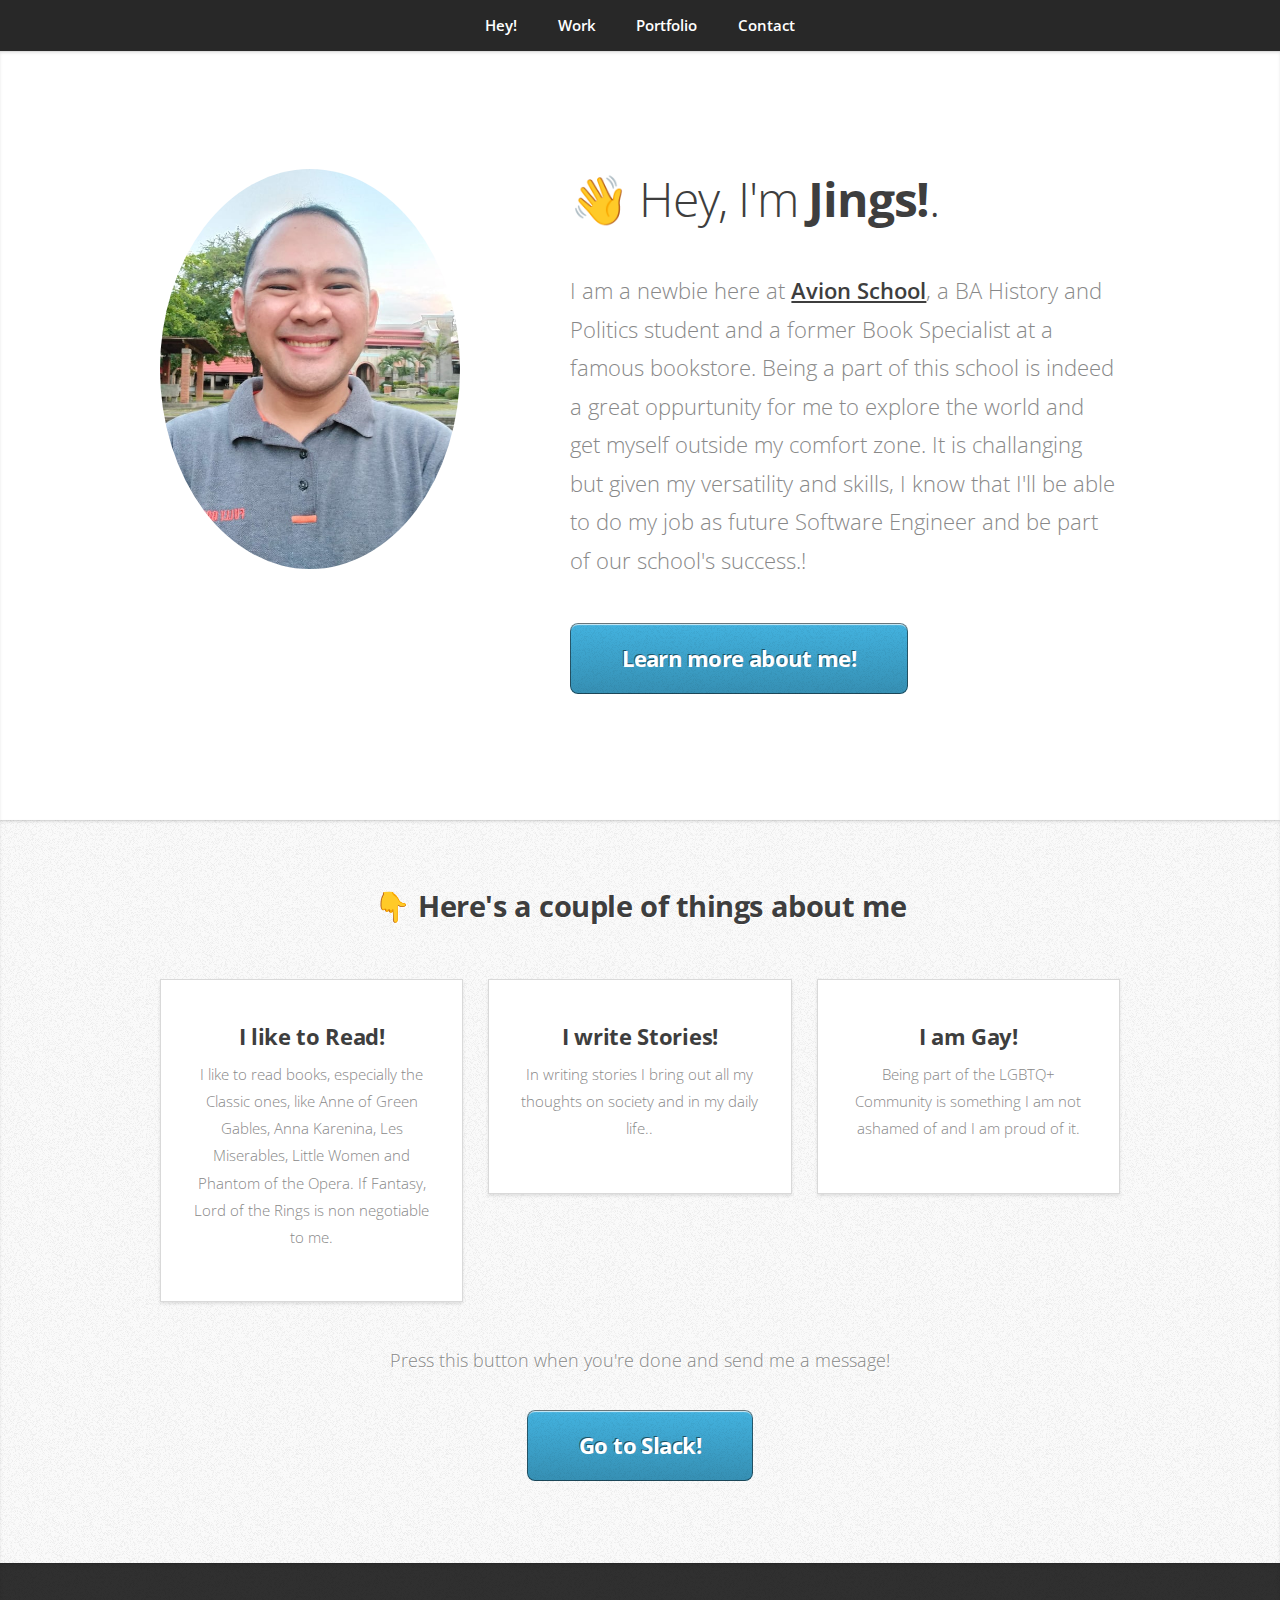
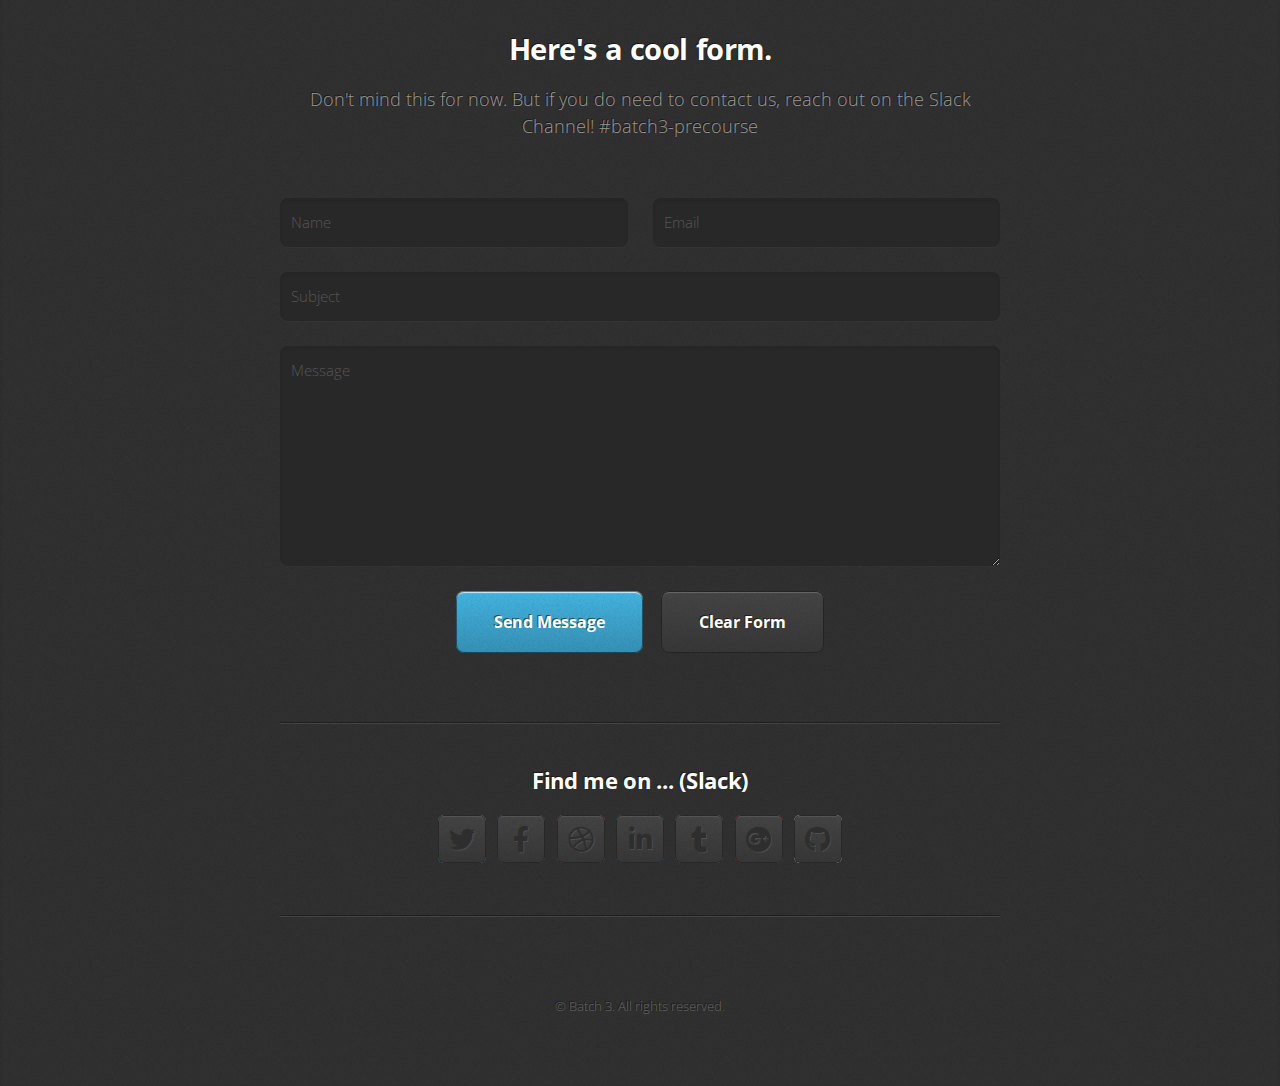
<file: index.html>
<!DOCTYPE HTML>

<html>
	<head>
		<title>Avion School Exercise</title>
		<meta charset="utf-8" />
		<meta name="viewport" content="width=device-width, initial-scale=1, user-scalable=no" />
		<link rel="stylesheet" href="assets/css/main.css" />
	</head>
	<body class="is-preload">

		<!-- Nav -->
			<nav id="nav">
				<ul class="container">
					<li><a href="#top">Hey!</a></li>
					<li><a href="#work">Work</a></li>
					<li><a href="#portfolio">Portfolio</a></li>
					<li><a href="#contact">Contact</a></li>
				</ul>
			</nav>

		<!-- Home -->
			<article id="top" class="wrapper style1">
				<div class="container">
					<div class="row">
						<div class="col-4 col-5-large col-12-medium">
							<span class=""><img src="images/Jings19.jpg" alt="" style="width: 300px; border-radius: 300%;" /></span>
						</div>
						<div class="col-8 col-7-large col-12-medium">
							<header>
								<h1>👋 Hey, I'm <strong>Jings!</strong>.</h1>
							</header>
							<p>I am a newbie here at <strong><a href="http://avionschool.com">Avion School</a></strong>, a BA History and Politics student and a former Book Specialist at a famous bookstore. Being a part of this school is indeed a great oppurtunity for me to explore the world and get myself outside my comfort zone. It is challanging but given my versatility and skills, I know that I'll be able to do my job as future Software Engineer and be part of our school's success.!</p>
							<a href="#work" class="button large scrolly">Learn more about me!</a>
						</div>
					</div>
				</div>
			</article>

		<!-- Work -->
			<article id="work" class="wrapper style2">
				<div class="container">
					<header>
						<h2>👇 Here's a couple of things about me</h2>
						<p></p>
					</header>
					<div class="row aln-center">
						<div class="col-4 col-6-medium col-12-small">
							<section class="box style1">
								<h3>I like to Read!</h3>
								<p>I like to read books, especially the Classic ones, like Anne of Green Gables, Anna Karenina, Les Miserables, Little Women and Phantom of the Opera. If Fantasy, Lord of the Rings is non negotiable to me.</p>
							</section>
						</div>
						<div class="col-4 col-6-medium col-12-small">
							<section class="box style1">
								<h3>I write Stories!</h3>
								<p>In writing stories I bring out all my thoughts on society and in my daily life..</p>
							</section>
						</div>
						<div class="col-4 col-6-medium col-12-small">
							<section class="box style1">
								<h3>I am Gay!</h3>
								<p>Being part of the LGBTQ+ Community is something I am not ashamed of and I am proud of it.</p>
							</section>
						</div>
					</div>
					<footer>
						<p>Press this button when you're done and send me a message!</p>
						<a href="https://avionschool.slack.com/" class="button large scrolly">Go to Slack!</a>
					</footer>
				</div>
			</article>

		<!-- Contact -->
			<article id="contact" class="wrapper style4">
				<div class="container medium">
					<header>
						<h2>Here's a cool form.</h2>
						<p>Don't mind this for now. But if you do need to contact us, reach out on the Slack Channel! #batch3-precourse</p>
					</header>
					<div class="row">
						<div class="col-12">
							<form method="post" action="#">
								<div class="row">
									<div class="col-6 col-12-small">
										<input type="text" name="name" id="name" placeholder="Name" />
									</div>
									<div class="col-6 col-12-small">
										<input type="text" name="email" id="email" placeholder="Email" />
									</div>
									<div class="col-12">
										<input type="text" name="subject" id="subject" placeholder="Subject" />
									</div>
									<div class="col-12">
										<textarea name="message" id="message" placeholder="Message"></textarea>
									</div>
									<div class="col-12">
										<ul class="actions">
											<li><input type="submit" value="Send Message" /></li>
											<li><input type="reset" value="Clear Form" class="alt" /></li>
										</ul>
									</div>
								</div>
							</form>
						</div>
						<div class="col-12">
							<hr />
							<h3>Find me on ... (Slack) </h3>
							<ul class="social">
								<li><a href="#" class="icon brands fa-twitter"><span class="label">Twitter</span></a></li>
								<li><a href="#" class="icon brands fa-facebook-f"><span class="label">Facebook</span></a></li>
								<li><a href="#" class="icon brands fa-dribbble"><span class="label">Dribbble</span></a></li>
								<li><a href="#" class="icon brands fa-linkedin-in"><span class="label">LinkedIn</span></a></li>
								<li><a href="#" class="icon brands fa-tumblr"><span class="label">Tumblr</span></a></li>
								<li><a href="#" class="icon brands fa-google-plus"><span class="label">Google+</span></a></li>
								<li><a href="#" class="icon brands fa-github"><span class="label">Github</span></a></li>
								<!--
								<li><a href="#" class="icon solid fa-rss"><span>RSS</span></a></li>
								<li><a href="#" class="icon brands fa-instagram"><span>Instagram</span></a></li>
								<li><a href="#" class="icon brands fa-foursquare"><span>Foursquare</span></a></li>
								<li><a href="#" class="icon brands fa-skype"><span>Skype</span></a></li>
								<li><a href="#" class="icon brands fa-soundcloud"><span>Soundcloud</span></a></li>
								<li><a href="#" class="icon brands fa-youtube"><span>YouTube</span></a></li>
								<li><a href="#" class="icon brands fa-blogger"><span>Blogger</span></a></li>
								<li><a href="#" class="icon brands fa-flickr"><span>Flickr</span></a></li>
								<li><a href="#" class="icon brands fa-vimeo"><span>Vimeo</span></a></li>
								-->
							</ul>
							<hr />
						</div>
					</div>
					<footer>
						<ul id="copyright">
							<li>&copy; Batch 3. All rights reserved.</li>
						</ul>
					</footer>
				</div>
			</article>

		<!-- Scripts -->
			<script src="assets/js/jquery.min.js"></script>
			<script src="assets/js/jquery.scrolly.min.js"></script>
			<script src="assets/js/browser.min.js"></script>
			<script src="assets/js/breakpoints.min.js"></script>
			<script src="assets/js/util.js"></script>
			<script src="assets/js/main.js"></script>

	</body>
</html>
</file>
<file: assets/css/main.css>
@import url("https://fonts.googleapis.com/css?family=Open+Sans:300,300italic,600,600italic,700");
@import url("fontawesome-all.min.css");

/*
	Miniport by HTML5 UP
	html5up.net | @ajlkn
	Free for personal and commercial use under the CCA 3.0 license (html5up.net/license)
*/

html, body, div, span, applet, object,
iframe, h1, h2, h3, h4, h5, h6, p, blockquote,
pre, a, abbr, acronym, address, big, cite,
code, del, dfn, em, img, ins, kbd, q, s, samp,
small, strike, strong, sub, sup, tt, var, b,
u, i, center, dl, dt, dd, ol, ul, li, fieldset,
form, label, legend, table, caption, tbody,
tfoot, thead, tr, th, td, article, aside,
canvas, details, embed, figure, figcaption,
footer, header, hgroup, menu, nav, output, ruby,
section, summary, time, mark, audio, video {
	margin: 0;
	padding: 0;
	border: 0;
	font-size: 100%;
	font: inherit;
	vertical-align: baseline;}

article, aside, details, figcaption, figure,
footer, header, hgroup, menu, nav, section {
	display: block;}

body {
	line-height: 1;
}

ol, ul {
	list-style: none;
}

blockquote, q {
	quotes: none;
}

	blockquote:before, blockquote:after, q:before, q:after {
		content: '';
		content: none;
	}

table {
	border-collapse: collapse;
	border-spacing: 0;
}

body {
	-webkit-text-size-adjust: none;
}

mark {
	background-color: transparent;
	color: inherit;
}

input::-moz-focus-inner {
	border: 0;
	padding: 0;
}

input, select, textarea {
	-moz-appearance: none;
	-webkit-appearance: none;
	-ms-appearance: none;
	appearance: none;
}

/* Basic */

	html {
		box-sizing: border-box;
	}

	*, *:before, *:after {
		box-sizing: inherit;
	}

	body {
		padding-top: 3.5em;
	}

		body.is-preload *, body.is-preload *:before, body.is-preload *:after {
			-moz-animation: none !important;
			-webkit-animation: none !important;
			-ms-animation: none !important;
			animation: none !important;
			-moz-transition: none !important;
			-webkit-transition: none !important;
			-ms-transition: none !important;
			transition: none !important;
		}

	body, input, textarea, select {
		font-family: 'Open Sans', sans-serif;
		line-height: 1.85em;
		color: #888;
		font-weight: 300;
		font-size: 13pt;
	}

	a {
		-moz-transition: color .2s ease-in-out;
		-webkit-transition: color .2s ease-in-out;
		-ms-transition: color .2s ease-in-out;
		transition: color .2s ease-in-out;
		color: #43B3E0;
		text-decoration: underline;
	}

		a:hover {
			color: #43bff0 !important;
		}

		a img {
			border: 0;
		}

	b, strong {
		font-weight: 600;
		color: #3e3e3e;
	}

	i, em {
		font-style: italic;
	}

	sub {
		position: relative;
		top: 0.5em;
		font-size: 0.8em;
	}

	sup {
		position: relative;
		top: -0.5em;
		font-size: 0.8em;
	}

	blockquote {
		border-left: solid 0.75em #eee;
		padding: 1em 0 1em 1.5em;
		font-style: italic;
	}

	h1, h2, h3, h4, h5, h6 {
		color: #3e3e3e;
		margin: 0 0 0.75em 0;
	}

	h1 a, h2 a, h3 a, h4 a, h5 a, h6 a {
		text-decoration: none;
		color: inherit;
	}

	h2, h3, h4, h5, h6 {
		font-weight: 700;
	}

	h1 {
		font-size: 3.25em;
		letter-spacing: -0.025em;
		font-weight: 300;
	}

		h1 strong {
			font-weight: 700;
		}

	h2 {
		font-size: 2em;
		letter-spacing: -0.015em;
	}

	h3 {
		font-size: 1.5em;
		letter-spacing: -0.015em;
	}

	em, i {
		font-style: italic;
	}

	br.clear {
		clear: both;
	}

	hr {
		border: 0;
		border-top: solid 1px #444;
		border-top-color: rgba(0, 0, 0, 0.35);
		box-shadow: 0px 1px 0px 0px rgba(255, 255, 255, 0.1);
		height: 1px;
		margin: 3em 0;
	}

	p, ul, ol, dl, table {
		margin-bottom: 2em;
	}

	header {
		margin: 0 0 3em 0;
	}

		header > p {
			font-size: 1.25em;
			margin: 0;
		}

	footer {
		margin: 3em 0 0 0;
	}

		footer > p {
			font-size: 1.25em;
		}

/* Container */

	.container {
		margin: 0 auto;
		max-width: calc(100% - 50px);
		width: 1200px;
	}

		.container.medium {
			width: 900px;
		}

		@media screen and (max-width: 1680px) {

			.container {
				width: 1200px;
			}

				.container.medium {
					width: 900px;
				}

		}

		@media screen and (max-width: 1280px) {

			.container {
				width: 960px;
			}

				.container.medium {
					width: 720px;
				}

		}

		@media screen and (max-width: 980px) {

			.container {
				width: 100%;
			}

				.container.medium {
					width: 75%;
				}

		}

		@media screen and (max-width: 736px) {

			.container {
				width: 100%;
				max-width: calc(100% - 30px);
			}

				.container.medium {
					width: 100%;
				}

		}

/* Row */

	.row {
		display: flex;
		flex-wrap: wrap;
		box-sizing: border-box;
		align-items: stretch;
	}

		.row > * {
			box-sizing: border-box;
		}

		.row.gtr-uniform > * > :last-child {
			margin-bottom: 0;
		}

		.row.aln-left {
			justify-content: flex-start;
		}

		.row.aln-center {
			justify-content: center;
		}

		.row.aln-right {
			justify-content: flex-end;
		}

		.row.aln-top {
			align-items: flex-start;
		}

		.row.aln-middle {
			align-items: center;
		}

		.row.aln-bottom {
			align-items: flex-end;
		}

		.row > .imp {
			order: -1;
		}

		.row > .col-1 {
			width: 8.33333%;
		}

		.row > .off-1 {
			margin-left: 8.33333%;
		}

		.row > .col-2 {
			width: 16.66667%;
		}

		.row > .off-2 {
			margin-left: 16.66667%;
		}

		.row > .col-3 {
			width: 25%;
		}

		.row > .off-3 {
			margin-left: 25%;
		}

		.row > .col-4 {
			width: 33.33333%;
		}

		.row > .off-4 {
			margin-left: 33.33333%;
		}

		.row > .col-5 {
			width: 41.66667%;
		}

		.row > .off-5 {
			margin-left: 41.66667%;
		}

		.row > .col-6 {
			width: 50%;
		}

		.row > .off-6 {
			margin-left: 50%;
		}

		.row > .col-7 {
			width: 58.33333%;
		}

		.row > .off-7 {
			margin-left: 58.33333%;
		}

		.row > .col-8 {
			width: 66.66667%;
		}

		.row > .off-8 {
			margin-left: 66.66667%;
		}

		.row > .col-9 {
			width: 75%;
		}

		.row > .off-9 {
			margin-left: 75%;
		}

		.row > .col-10 {
			width: 83.33333%;
		}

		.row > .off-10 {
			margin-left: 83.33333%;
		}

		.row > .col-11 {
			width: 91.66667%;
		}

		.row > .off-11 {
			margin-left: 91.66667%;
		}

		.row > .col-12 {
			width: 100%;
		}

		.row > .off-12 {
			margin-left: 100%;
		}

		.row.gtr-0 {
			margin-top: 0px;
			margin-left: 0px;
		}

			.row.gtr-0 > * {
				padding: 0px 0 0 0px;
			}

			.row.gtr-0.gtr-uniform {
				margin-top: 0px;
			}

				.row.gtr-0.gtr-uniform > * {
					padding-top: 0px;
				}

		.row.gtr-25 {
			margin-top: -6.25px;
			margin-left: -6.25px;
		}

			.row.gtr-25 > * {
				padding: 6.25px 0 0 6.25px;
			}

			.row.gtr-25.gtr-uniform {
				margin-top: -6.25px;
			}

				.row.gtr-25.gtr-uniform > * {
					padding-top: 6.25px;
				}

		.row.gtr-50 {
			margin-top: -12.5px;
			margin-left: -12.5px;
		}

			.row.gtr-50 > * {
				padding: 12.5px 0 0 12.5px;
			}

			.row.gtr-50.gtr-uniform {
				margin-top: -12.5px;
			}

				.row.gtr-50.gtr-uniform > * {
					padding-top: 12.5px;
				}

		.row {
			margin-top: -25px;
			margin-left: -25px;
		}

			.row > * {
				padding: 25px 0 0 25px;
			}

			.row.gtr-uniform {
				margin-top: -25px;
			}

				.row.gtr-uniform > * {
					padding-top: 25px;
				}

		.row.gtr-150 {
			margin-top: -37.5px;
			margin-left: -37.5px;
		}

			.row.gtr-150 > * {
				padding: 37.5px 0 0 37.5px;
			}

			.row.gtr-150.gtr-uniform {
				margin-top: -37.5px;
			}

				.row.gtr-150.gtr-uniform > * {
					padding-top: 37.5px;
				}

		.row.gtr-200 {
			margin-top: -50px;
			margin-left: -50px;
		}

			.row.gtr-200 > * {
				padding: 50px 0 0 50px;
			}

			.row.gtr-200.gtr-uniform {
				margin-top: -50px;
			}

				.row.gtr-200.gtr-uniform > * {
					padding-top: 50px;
				}

		@media screen and (max-width: 1680px) {

			.row {
				display: flex;
				flex-wrap: wrap;
				box-sizing: border-box;
				align-items: stretch;
			}

				.row > * {
					box-sizing: border-box;
				}

				.row.gtr-uniform > * > :last-child {
					margin-bottom: 0;
				}

				.row.aln-left {
					justify-content: flex-start;
				}

				.row.aln-center {
					justify-content: center;
				}

				.row.aln-right {
					justify-content: flex-end;
				}

				.row.aln-top {
					align-items: flex-start;
				}

				.row.aln-middle {
					align-items: center;
				}

				.row.aln-bottom {
					align-items: flex-end;
				}

				.row > .imp-xlarge {
					order: -1;
				}

				.row > .col-1-xlarge {
					width: 8.33333%;
				}

				.row > .off-1-xlarge {
					margin-left: 8.33333%;
				}

				.row > .col-2-xlarge {
					width: 16.66667%;
				}

				.row > .off-2-xlarge {
					margin-left: 16.66667%;
				}

				.row > .col-3-xlarge {
					width: 25%;
				}

				.row > .off-3-xlarge {
					margin-left: 25%;
				}

				.row > .col-4-xlarge {
					width: 33.33333%;
				}

				.row > .off-4-xlarge {
					margin-left: 33.33333%;
				}

				.row > .col-5-xlarge {
					width: 41.66667%;
				}

				.row > .off-5-xlarge {
					margin-left: 41.66667%;
				}

				.row > .col-6-xlarge {
					width: 50%;
				}

				.row > .off-6-xlarge {
					margin-left: 50%;
				}

				.row > .col-7-xlarge {
					width: 58.33333%;
				}

				.row > .off-7-xlarge {
					margin-left: 58.33333%;
				}

				.row > .col-8-xlarge {
					width: 66.66667%;
				}

				.row > .off-8-xlarge {
					margin-left: 66.66667%;
				}

				.row > .col-9-xlarge {
					width: 75%;
				}

				.row > .off-9-xlarge {
					margin-left: 75%;
				}

				.row > .col-10-xlarge {
					width: 83.33333%;
				}

				.row > .off-10-xlarge {
					margin-left: 83.33333%;
				}

				.row > .col-11-xlarge {
					width: 91.66667%;
				}

				.row > .off-11-xlarge {
					margin-left: 91.66667%;
				}

				.row > .col-12-xlarge {
					width: 100%;
				}

				.row > .off-12-xlarge {
					margin-left: 100%;
				}

				.row.gtr-0 {
					margin-top: 0px;
					margin-left: 0px;
				}

					.row.gtr-0 > * {
						padding: 0px 0 0 0px;
					}

					.row.gtr-0.gtr-uniform {
						margin-top: 0px;
					}

						.row.gtr-0.gtr-uniform > * {
							padding-top: 0px;
						}

				.row.gtr-25 {
					margin-top: -6.25px;
					margin-left: -6.25px;
				}

					.row.gtr-25 > * {
						padding: 6.25px 0 0 6.25px;
					}

					.row.gtr-25.gtr-uniform {
						margin-top: -6.25px;
					}

						.row.gtr-25.gtr-uniform > * {
							padding-top: 6.25px;
						}

				.row.gtr-50 {
					margin-top: -12.5px;
					margin-left: -12.5px;
				}

					.row.gtr-50 > * {
						padding: 12.5px 0 0 12.5px;
					}

					.row.gtr-50.gtr-uniform {
						margin-top: -12.5px;
					}

						.row.gtr-50.gtr-uniform > * {
							padding-top: 12.5px;
						}

				.row {
					margin-top: -25px;
					margin-left: -25px;
				}

					.row > * {
						padding: 25px 0 0 25px;
					}

					.row.gtr-uniform {
						margin-top: -25px;
					}

						.row.gtr-uniform > * {
							padding-top: 25px;
						}

				.row.gtr-150 {
					margin-top: -37.5px;
					margin-left: -37.5px;
				}

					.row.gtr-150 > * {
						padding: 37.5px 0 0 37.5px;
					}

					.row.gtr-150.gtr-uniform {
						margin-top: -37.5px;
					}

						.row.gtr-150.gtr-uniform > * {
							padding-top: 37.5px;
						}

				.row.gtr-200 {
					margin-top: -50px;
					margin-left: -50px;
				}

					.row.gtr-200 > * {
						padding: 50px 0 0 50px;
					}

					.row.gtr-200.gtr-uniform {
						margin-top: -50px;
					}

						.row.gtr-200.gtr-uniform > * {
							padding-top: 50px;
						}

		}

		@media screen and (max-width: 1280px) {

			.row {
				display: flex;
				flex-wrap: wrap;
				box-sizing: border-box;
				align-items: stretch;
			}

				.row > * {
					box-sizing: border-box;
				}

				.row.gtr-uniform > * > :last-child {
					margin-bottom: 0;
				}

				.row.aln-left {
					justify-content: flex-start;
				}

				.row.aln-center {
					justify-content: center;
				}

				.row.aln-right {
					justify-content: flex-end;
				}

				.row.aln-top {
					align-items: flex-start;
				}

				.row.aln-middle {
					align-items: center;
				}

				.row.aln-bottom {
					align-items: flex-end;
				}

				.row > .imp-large {
					order: -1;
				}

				.row > .col-1-large {
					width: 8.33333%;
				}

				.row > .off-1-large {
					margin-left: 8.33333%;
				}

				.row > .col-2-large {
					width: 16.66667%;
				}

				.row > .off-2-large {
					margin-left: 16.66667%;
				}

				.row > .col-3-large {
					width: 25%;
				}

				.row > .off-3-large {
					margin-left: 25%;
				}

				.row > .col-4-large {
					width: 33.33333%;
				}

				.row > .off-4-large {
					margin-left: 33.33333%;
				}

				.row > .col-5-large {
					width: 41.66667%;
				}

				.row > .off-5-large {
					margin-left: 41.66667%;
				}

				.row > .col-6-large {
					width: 50%;
				}

				.row > .off-6-large {
					margin-left: 50%;
				}

				.row > .col-7-large {
					width: 58.33333%;
				}

				.row > .off-7-large {
					margin-left: 58.33333%;
				}

				.row > .col-8-large {
					width: 66.66667%;
				}

				.row > .off-8-large {
					margin-left: 66.66667%;
				}

				.row > .col-9-large {
					width: 75%;
				}

				.row > .off-9-large {
					margin-left: 75%;
				}

				.row > .col-10-large {
					width: 83.33333%;
				}

				.row > .off-10-large {
					margin-left: 83.33333%;
				}

				.row > .col-11-large {
					width: 91.66667%;
				}

				.row > .off-11-large {
					margin-left: 91.66667%;
				}

				.row > .col-12-large {
					width: 100%;
				}

				.row > .off-12-large {
					margin-left: 100%;
				}

				.row.gtr-0 {
					margin-top: 0px;
					margin-left: 0px;
				}

					.row.gtr-0 > * {
						padding: 0px 0 0 0px;
					}

					.row.gtr-0.gtr-uniform {
						margin-top: 0px;
					}

						.row.gtr-0.gtr-uniform > * {
							padding-top: 0px;
						}

				.row.gtr-25 {
					margin-top: -6.25px;
					margin-left: -6.25px;
				}

					.row.gtr-25 > * {
						padding: 6.25px 0 0 6.25px;
					}

					.row.gtr-25.gtr-uniform {
						margin-top: -6.25px;
					}

						.row.gtr-25.gtr-uniform > * {
							padding-top: 6.25px;
						}

				.row.gtr-50 {
					margin-top: -12.5px;
					margin-left: -12.5px;
				}

					.row.gtr-50 > * {
						padding: 12.5px 0 0 12.5px;
					}

					.row.gtr-50.gtr-uniform {
						margin-top: -12.5px;
					}

						.row.gtr-50.gtr-uniform > * {
							padding-top: 12.5px;
						}

				.row {
					margin-top: -25px;
					margin-left: -25px;
				}

					.row > * {
						padding: 25px 0 0 25px;
					}

					.row.gtr-uniform {
						margin-top: -25px;
					}

						.row.gtr-uniform > * {
							padding-top: 25px;
						}

				.row.gtr-150 {
					margin-top: -37.5px;
					margin-left: -37.5px;
				}

					.row.gtr-150 > * {
						padding: 37.5px 0 0 37.5px;
					}

					.row.gtr-150.gtr-uniform {
						margin-top: -37.5px;
					}

						.row.gtr-150.gtr-uniform > * {
							padding-top: 37.5px;
						}

				.row.gtr-200 {
					margin-top: -50px;
					margin-left: -50px;
				}

					.row.gtr-200 > * {
						padding: 50px 0 0 50px;
					}

					.row.gtr-200.gtr-uniform {
						margin-top: -50px;
					}

						.row.gtr-200.gtr-uniform > * {
							padding-top: 50px;
						}

		}

		@media screen and (max-width: 980px) {

			.row {
				display: flex;
				flex-wrap: wrap;
				box-sizing: border-box;
				align-items: stretch;
			}

				.row > * {
					box-sizing: border-box;
				}

				.row.gtr-uniform > * > :last-child {
					margin-bottom: 0;
				}

				.row.aln-left {
					justify-content: flex-start;
				}

				.row.aln-center {
					justify-content: center;
				}

				.row.aln-right {
					justify-content: flex-end;
				}

				.row.aln-top {
					align-items: flex-start;
				}

				.row.aln-middle {
					align-items: center;
				}

				.row.aln-bottom {
					align-items: flex-end;
				}

				.row > .imp-medium {
					order: -1;
				}

				.row > .col-1-medium {
					width: 8.33333%;
				}

				.row > .off-1-medium {
					margin-left: 8.33333%;
				}

				.row > .col-2-medium {
					width: 16.66667%;
				}

				.row > .off-2-medium {
					margin-left: 16.66667%;
				}

				.row > .col-3-medium {
					width: 25%;
				}

				.row > .off-3-medium {
					margin-left: 25%;
				}

				.row > .col-4-medium {
					width: 33.33333%;
				}

				.row > .off-4-medium {
					margin-left: 33.33333%;
				}

				.row > .col-5-medium {
					width: 41.66667%;
				}

				.row > .off-5-medium {
					margin-left: 41.66667%;
				}

				.row > .col-6-medium {
					width: 50%;
				}

				.row > .off-6-medium {
					margin-left: 50%;
				}

				.row > .col-7-medium {
					width: 58.33333%;
				}

				.row > .off-7-medium {
					margin-left: 58.33333%;
				}

				.row > .col-8-medium {
					width: 66.66667%;
				}

				.row > .off-8-medium {
					margin-left: 66.66667%;
				}

				.row > .col-9-medium {
					width: 75%;
				}

				.row > .off-9-medium {
					margin-left: 75%;
				}

				.row > .col-10-medium {
					width: 83.33333%;
				}

				.row > .off-10-medium {
					margin-left: 83.33333%;
				}

				.row > .col-11-medium {
					width: 91.66667%;
				}

				.row > .off-11-medium {
					margin-left: 91.66667%;
				}

				.row > .col-12-medium {
					width: 100%;
				}

				.row > .off-12-medium {
					margin-left: 100%;
				}

				.row.gtr-0 {
					margin-top: 0px;
					margin-left: 0px;
				}

					.row.gtr-0 > * {
						padding: 0px 0 0 0px;
					}

					.row.gtr-0.gtr-uniform {
						margin-top: 0px;
					}

						.row.gtr-0.gtr-uniform > * {
							padding-top: 0px;
						}

				.row.gtr-25 {
					margin-top: -6.25px;
					margin-left: -6.25px;
				}

					.row.gtr-25 > * {
						padding: 6.25px 0 0 6.25px;
					}

					.row.gtr-25.gtr-uniform {
						margin-top: -6.25px;
					}

						.row.gtr-25.gtr-uniform > * {
							padding-top: 6.25px;
						}

				.row.gtr-50 {
					margin-top: -12.5px;
					margin-left: -12.5px;
				}

					.row.gtr-50 > * {
						padding: 12.5px 0 0 12.5px;
					}

					.row.gtr-50.gtr-uniform {
						margin-top: -12.5px;
					}

						.row.gtr-50.gtr-uniform > * {
							padding-top: 12.5px;
						}

				.row {
					margin-top: -25px;
					margin-left: -25px;
				}

					.row > * {
						padding: 25px 0 0 25px;
					}

					.row.gtr-uniform {
						margin-top: -25px;
					}

						.row.gtr-uniform > * {
							padding-top: 25px;
						}

				.row.gtr-150 {
					margin-top: -37.5px;
					margin-left: -37.5px;
				}

					.row.gtr-150 > * {
						padding: 37.5px 0 0 37.5px;
					}

					.row.gtr-150.gtr-uniform {
						margin-top: -37.5px;
					}

						.row.gtr-150.gtr-uniform > * {
							padding-top: 37.5px;
						}

				.row.gtr-200 {
					margin-top: -50px;
					margin-left: -50px;
				}

					.row.gtr-200 > * {
						padding: 50px 0 0 50px;
					}

					.row.gtr-200.gtr-uniform {
						margin-top: -50px;
					}

						.row.gtr-200.gtr-uniform > * {
							padding-top: 50px;
						}

		}

		@media screen and (max-width: 736px) {

			.row {
				display: flex;
				flex-wrap: wrap;
				box-sizing: border-box;
				align-items: stretch;
			}

				.row > * {
					box-sizing: border-box;
				}

				.row.gtr-uniform > * > :last-child {
					margin-bottom: 0;
				}

				.row.aln-left {
					justify-content: flex-start;
				}

				.row.aln-center {
					justify-content: center;
				}

				.row.aln-right {
					justify-content: flex-end;
				}

				.row.aln-top {
					align-items: flex-start;
				}

				.row.aln-middle {
					align-items: center;
				}

				.row.aln-bottom {
					align-items: flex-end;
				}

				.row > .imp-small {
					order: -1;
				}

				.row > .col-1-small {
					width: 8.33333%;
				}

				.row > .off-1-small {
					margin-left: 8.33333%;
				}

				.row > .col-2-small {
					width: 16.66667%;
				}

				.row > .off-2-small {
					margin-left: 16.66667%;
				}

				.row > .col-3-small {
					width: 25%;
				}

				.row > .off-3-small {
					margin-left: 25%;
				}

				.row > .col-4-small {
					width: 33.33333%;
				}

				.row > .off-4-small {
					margin-left: 33.33333%;
				}

				.row > .col-5-small {
					width: 41.66667%;
				}

				.row > .off-5-small {
					margin-left: 41.66667%;
				}

				.row > .col-6-small {
					width: 50%;
				}

				.row > .off-6-small {
					margin-left: 50%;
				}

				.row > .col-7-small {
					width: 58.33333%;
				}

				.row > .off-7-small {
					margin-left: 58.33333%;
				}

				.row > .col-8-small {
					width: 66.66667%;
				}

				.row > .off-8-small {
					margin-left: 66.66667%;
				}

				.row > .col-9-small {
					width: 75%;
				}

				.row > .off-9-small {
					margin-left: 75%;
				}

				.row > .col-10-small {
					width: 83.33333%;
				}

				.row > .off-10-small {
					margin-left: 83.33333%;
				}

				.row > .col-11-small {
					width: 91.66667%;
				}

				.row > .off-11-small {
					margin-left: 91.66667%;
				}

				.row > .col-12-small {
					width: 100%;
				}

				.row > .off-12-small {
					margin-left: 100%;
				}

				.row.gtr-0 {
					margin-top: 0px;
					margin-left: 0px;
				}

					.row.gtr-0 > * {
						padding: 0px 0 0 0px;
					}

					.row.gtr-0.gtr-uniform {
						margin-top: 0px;
					}

						.row.gtr-0.gtr-uniform > * {
							padding-top: 0px;
						}

				.row.gtr-25 {
					margin-top: -3.75px;
					margin-left: -3.75px;
				}

					.row.gtr-25 > * {
						padding: 3.75px 0 0 3.75px;
					}

					.row.gtr-25.gtr-uniform {
						margin-top: -3.75px;
					}

						.row.gtr-25.gtr-uniform > * {
							padding-top: 3.75px;
						}

				.row.gtr-50 {
					margin-top: -7.5px;
					margin-left: -7.5px;
				}

					.row.gtr-50 > * {
						padding: 7.5px 0 0 7.5px;
					}

					.row.gtr-50.gtr-uniform {
						margin-top: -7.5px;
					}

						.row.gtr-50.gtr-uniform > * {
							padding-top: 7.5px;
						}

				.row {
					margin-top: -15px;
					margin-left: -15px;
				}

					.row > * {
						padding: 15px 0 0 15px;
					}

					.row.gtr-uniform {
						margin-top: -15px;
					}

						.row.gtr-uniform > * {
							padding-top: 15px;
						}

				.row.gtr-150 {
					margin-top: -22.5px;
					margin-left: -22.5px;
				}

					.row.gtr-150 > * {
						padding: 22.5px 0 0 22.5px;
					}

					.row.gtr-150.gtr-uniform {
						margin-top: -22.5px;
					}

						.row.gtr-150.gtr-uniform > * {
							padding-top: 22.5px;
						}

				.row.gtr-200 {
					margin-top: -30px;
					margin-left: -30px;
				}

					.row.gtr-200 > * {
						padding: 30px 0 0 30px;
					}

					.row.gtr-200.gtr-uniform {
						margin-top: -30px;
					}

						.row.gtr-200.gtr-uniform > * {
							padding-top: 30px;
						}

		}

/* Form */

	form label {
		color: #3e3e3e;
		font-weight: 700;
		display: block;
		margin: 0 0 0.5em 0;
	}

	form input[type=text],
	form input[type=email],
	form input[type=password],
	form select,
	form textarea {
		-moz-transition: background .2s ease-in-out, box-shadow .2s ease-in-out;
		-webkit-transition: background .2s ease-in-out, box-shadow .2s ease-in-out;
		-ms-transition: background .2s ease-in-out, box-shadow .2s ease-in-out;
		transition: background .2s ease-in-out, box-shadow .2s ease-in-out;
		-webkit-appearance: none;
		display: block;
		border: 0;
		padding: 0.75em;
		font-size: 1em;
		border-radius: 8px;
		border: solid 1px #ddd;
		background: #fff;
		color: #bbb;
		box-shadow: inset 0px 2px 3px 1px rgba(0, 0, 0, 0.05), 0px 1px 0px 0px rgba(255, 255, 255, 0.025);
		width: 100%;
	}

		form input[type=text]:focus,
		form input[type=email]:focus,
		form input[type=password]:focus,
		form select:focus,
		form textarea:focus {
			background: #fafafa;
			box-shadow: inset 0px 2px 5px 0px rgba(0, 0, 0, 0.05), 0px 1px 0px 0px rgba(255, 255, 255, 0.025), inset 0px 0px 2px 1px #43bff0;
		}

	form textarea {
		height: 15em;
	}

	form .actions:last-child {
		margin-bottom: 0;
	}

	form ::-webkit-input-placeholder {
		color: #555 !important;
	}

	form :-moz-placeholder {
		color: #555 !important;
	}

	form ::-moz-placeholder {
		color: #555 !important;
	}

	form :-ms-input-placeholder {
		color: #555 !important;
	}

	form ::-moz-focus-inner {
		border: 0;
	}

/* Tables */

	table {
		width: 100%;
	}

		table.default {
			width: 100%;
		}

			table.default tr {
				border-top: solid 1px #eee;
			}

				table.default tr:first-child {
					border-top: 0;
				}

			table.default td {
				padding: 0.5em 1em 0.5em 1em;
			}

			table.default th {
				text-align: left;
				padding: 0.5em 1em 0.5em 1em;
				font-weight: 600;
				margin: 0 0 1em 0;
			}

			table.default thead {
				background: #4f4f4f;
				color: #fff;
			}

/* Section/Article */

	section, article {
		margin-bottom: 3em;
	}

	section > :last-child,
	article > :last-child,
	section:last-child,
	article:last-child {
		margin-bottom: 0;
	}

/* Image */

	.image {
		display: inline-block;
		position: relative;
	}

		.image img {
			display: block;
			width: 100%;
		}

		.image.fit {
			display: block;
			width: 100%;
		}

		.image.featured {
			display: block;
			width: 100%;
			margin: 0 0 2em 0;
		}

		.image.left {
			float: left;
			margin: 0 2em 2em 0;
		}

		.image.centered {
			display: block;
			margin: 0 0 2em 0;
		}

			.image.centered img {
				margin: 0 auto;
				width: auto;
			}

/* Button */

	input[type="button"],
	input[type="submit"],
	input[type="reset"],
	button,
	.button {
		background-image: url("images/bg.png"), -moz-linear-gradient(top, rgba(0, 0, 0, 0), rgba(0, 0, 0, 0.2));
		background-image: url("images/bg.png"), -webkit-linear-gradient(top, rgba(0, 0, 0, 0), rgba(0, 0, 0, 0.2));
		background-image: url("images/bg.png"), -ms-linear-gradient(top, rgba(0, 0, 0, 0), rgba(0, 0, 0, 0.2));
		background-image: url("images/bg.png"), linear-gradient(top, rgba(0, 0, 0, 0), rgba(0, 0, 0, 0.2));
		-moz-transition: background-color .2s ease-in-out;
		-webkit-transition: background-color .2s ease-in-out;
		-ms-transition: background-color .2s ease-in-out;
		transition: background-color .2s ease-in-out;
		-webkit-appearance: none;
		position: relative;
		display: inline-block;
		color: #fff !important;
		text-decoration: none;
		font-weight: 700;
		border: 0;
		outline: 0;
		cursor: pointer;
		border-radius: 8px;
		text-shadow: -1px -1px 0.5px rgba(0, 0, 0, 0.5);
		overflow: hidden;
		box-shadow: inset 0px 0px 0px 1px rgba(0, 0, 0, 0.5), inset 0px 2px 1px 0px rgba(255, 255, 255, 0.75);
		background-color: #43B3E0;
		padding: 1em 2.35em 1em 2.35em;
		font-size: 1.1em;
		max-width: 24em;
	}

		input[type="button"]:hover,
		input[type="submit"]:hover,
		input[type="reset"]:hover,
		button:hover,
		.button:hover {
			background-color: #43bff0;
			color: #fff !important;
		}

		input[type="button"]:active,
		input[type="submit"]:active,
		input[type="reset"]:active,
		button:active,
		.button:active {
			background-color: #3BA8D3;
			top: 1px;
		}

		input[type="button"].large,
		input[type="submit"].large,
		input[type="reset"].large,
		button.large,
		.button.large {
			font-size: 1.5em;
			letter-spacing: -0.025em;
		}

		input[type="button"].alt,
		input[type="submit"].alt,
		input[type="reset"].alt,
		button.alt,
		.button.alt {
			background-color: #444;
			box-shadow: inset 0px 0px 0px 1px #242424, inset 0px 2px 1px 0px rgba(255, 255, 255, 0.2);
		}

			input[type="button"].alt:hover,
			input[type="submit"].alt:hover,
			input[type="reset"].alt:hover,
			button.alt:hover,
			.button.alt:hover {
				background-color: #4f4f4f;
				color: #fff !important;
			}

			input[type="button"].alt:active,
			input[type="submit"].alt:active,
			input[type="reset"].alt:active,
			button.alt:active,
			.button.alt:active {
				background-color: #3f3f3f;
			}

/* List */

	ul {
		list-style: disc;
		padding-left: 1em;
	}

		ul li {
			padding-left: 0.5em;
		}

	ol {
		list-style: decimal;
		padding-left: 1.25em;
	}

		ol li {
			padding-left: 0.25em;
		}

/* Social */

	ul.social {
		cursor: default;
		margin: 0;
		list-style: none;
		padding-left: 0;
	}

		ul.social li {
			position: relative;
			display: inline-block;
			margin: 0.25em;
			top: 0;
			padding-left: 0;
		}

			ul.social li a {
				-moz-transition: top .2s ease-in-out;
				-webkit-transition: top .2s ease-in-out;
				-ms-transition: top .2s ease-in-out;
				transition: top .2s ease-in-out;
				display: block;
				width: 48px;
				height: 48px;
				border-radius: 6px;
				top: 0;
				position: relative;
			}

				ul.social li a:before {
					background-image: url("images/bg.png"), -moz-linear-gradient(top, rgba(0, 0, 0, 0), rgba(0, 0, 0, 0.2));
					background-image: url("images/bg.png"), -webkit-linear-gradient(top, rgba(0, 0, 0, 0), rgba(0, 0, 0, 0.2));
					background-image: url("images/bg.png"), -ms-linear-gradient(top, rgba(0, 0, 0, 0), rgba(0, 0, 0, 0.2));
					background-image: url("images/bg.png"), linear-gradient(top, rgba(0, 0, 0, 0), rgba(0, 0, 0, 0.2));
					-moz-transition: background-color .2s ease-in-out;
					-webkit-transition: background-color .2s ease-in-out;
					-ms-transition: background-color .2s ease-in-out;
					transition: background-color .2s ease-in-out;
					background-color: #444;
					border-radius: 6px;
					box-shadow: inset 0px 0px 0px 1px #282828, inset 0px 2px 1px 0px rgba(255, 255, 255, 0.1);
					color: #2E2E2E !important;
					display: block;
					font-size: 26px;
					height: 48px;
					line-height: 48px;
					text-align: center;
					outline: 0;
					overflow: hidden;
					text-shadow: 1px 1px 0px rgba(255, 255, 255, 0.1);
					width: 48px;
				}

				ul.social li a.fa-twitter {
					background-color: #2DAAE4;
				}

				ul.social li a.fa-facebook-f {
					background-color: #3C5A98;
				}

				ul.social li a.fa-dribbble {
					background-color: #C4376B;
				}

				ul.social li a.fa-linkedin-in {
					background-color: #006599;
				}

				ul.social li a.fa-tumblr {
					background-color: #51718A;
				}

				ul.social li a.fa-google-plus {
					background-color: #DA2713;
				}

				ul.social li a.fa-github {
					background-color: #FAFAFA;
				}

				ul.social li a.fa-rss {
					background-color: #F2600B;
				}

				ul.social li a.fa-instagram {
					background-color: #E0D7C8;
				}

				ul.social li a.fa-foursquare {
					background-color: #39A3D4;
				}

				ul.social li a.fa-skype {
					background-color: #10BEF1;
				}

				ul.social li a.fa-soundcloud {
					background-color: #FE5419;
				}

				ul.social li a.fa-youtube {
					background-color: #BF2E25;
				}

				ul.social li a.fa-blogger {
					background-color: #FF6501;
				}

				ul.social li a.fa-flickr {
					background-color: #0062DB;
				}

				ul.social li a.fa-vimeo {
					background-color: #4C8AB0;
				}

				ul.social li a:hover {
					top: -5px;
				}

					ul.social li a:hover:before {
						background-color: transparent;
					}

/* Actions */

	ul.actions {
		list-style: none;
		padding-left: 0;
	}

		ul.actions li {
			display: inline-block;
			margin: 0 0 0 1em;
			padding-left: 0;
		}

			ul.actions li:first-child {
				margin-left: 0;
			}

/* Box */

	.box {
		background: #fff;
		box-shadow: inset 0px 0px 0px 1px rgba(0, 0, 0, 0.15), 0px 2px 3px 0px rgba(0, 0, 0, 0.1);
		text-align: center;
		padding: 2em;
	}

		.box.style1 {
			padding: 3em 2em 3.5em 2em;
		}

			.box.style1 h3 {
				margin-bottom: 0.5em;
			}

		.box.style2 h3 {
			margin-bottom: 0.25em;
		}

		.box.style2 .image {
			position: relative;
			left: 2em;
			top: 2em;
			margin: -4em 0 4em -4em;
			width: auto;
		}

/* Icons */

	.icon {
		text-decoration: none;
		text-decoration: none;
	}

		.icon:before {
			-moz-osx-font-smoothing: grayscale;
			-webkit-font-smoothing: antialiased;
			display: inline-block;
			font-style: normal;
			font-variant: normal;
			text-rendering: auto;
			line-height: 1;
			text-transform: none !important;
			font-family: 'Font Awesome 5 Free';
			font-weight: 400;
		}

		.icon:before {
			font-size: 1.25em;
		}

		.icon > .label {
			display: none;
		}

		.icon.solid:before {
			font-weight: 900;
		}

		.icon.brands:before {
			font-family: 'Font Awesome 5 Brands';
		}

		.icon.featured {
			color: #EA8A95;
			display: block;
			margin: 0 0 1.5em 0;
			cursor: default;
		}

			.icon.featured:before {
				font-size: 6em;
			}

/* Wrappers */

	.wrapper {
		background-image: url("images/bg.png");
		box-shadow: inset 0px 1px 0px 0px rgba(0, 0, 0, 0.05), inset 0px 2px 3px 0px rgba(0, 0, 0, 0.1);
		padding: 8em 0 8em 0;
		text-align: center;
	}

		.wrapper.style1 {
			background-image: none;
			background-color: #fff;
		}

		.wrapper.style2 {
			background-color: #fafafa;
			text-shadow: 1px 1px 0px #fff;
		}

		.wrapper.style3 {
			background-color: #f4f4f4;
			text-shadow: 1px 1px 0px #fff;
		}

		.wrapper.style4 {
			background-color: #303030;
			color: #999;
			text-shadow: -1px -1px 0px #181818;
		}

			.wrapper.style4 h1, .wrapper.style4 h2, .wrapper.style4 h3, .wrapper.style4 h4, .wrapper.style4 h5, .wrapper.style4 h6 {
				color: #fff;
			}

			.wrapper.style4 form input[type=text],
			.wrapper.style4 form input[type=password],
			.wrapper.style4 form select,
			.wrapper.style4 form textarea {
				border: none;
				background: #282828;
			}

				.wrapper.style4 form input[type=text]:focus,
				.wrapper.style4 form input[type=password]:focus,
				.wrapper.style4 form select:focus,
				.wrapper.style4 form textarea:focus {
					background: #252525;
				}

/* Nav */

	#nav {
		background-color: #282828;
		text-align: center;
		position: fixed;
		left: 0;
		top: 0;
		width: 100%;
		z-index: 10000;
		cursor: default;
		height: 3.5em;
		line-height: 3.5em;
	}

		#nav ul {
			margin-bottom: 0;
			list-style: none;
			padding-left: 0;
		}

		#nav li {
			display: inline-block;
			padding-left: 0;
		}

		#nav a {
			-moz-transition: background-color .2s ease-in-out;
			-webkit-transition: background-color .2s ease-in-out;
			-ms-transition: background-color .2s ease-in-out;
			transition: background-color .2s ease-in-out;
			position: relative;
			display: block;
			color: #fff;
			text-decoration: none;
			outline: 0;
			font-weight: 600;
			border-radius: 8px;
			color: #fff;
			height: 2.5em;
			line-height: 2.5em;
			padding: 0 1.25em;
		}

			#nav a:hover {
				color: #fff !important;
				background: #383838;
			}

			#nav a.active {
				background: #484848;
			}

				#nav a.active:before {
					content: '';
					display: block;
					position: absolute;
					bottom: -0.6em;
					left: 50%;
					margin-left: -0.75em;
					border-left: solid 0.75em transparent;
					border-right: solid 0.75em transparent;
					border-top: solid 0.6em #282828;
				}

/* Articles */

	body > article {
		margin-bottom: 0;
	}

	#top {
		padding: 10em 0 10em 0;
		text-align: left;
	}

		#top .image {
			border-radius: 100%;
			width: 20em;
			height: 20em;
			margin: 0;
		}

			#top .image img {
				border-radius: 100%;
			}

		#top h1 {
			margin-top: 0.35em;
		}

		#top p {
			font-size: 1.5em;
			line-height: 1.75em;
		}

			#top p a {
				color: inherit;
			}

	#contact footer {
		font-size: 0.9em;
	}

/* Copyright */

	#copyright {
		color: #666;
		font-size: 1em;
		line-height: 1em;
		list-style: none;
		padding-left: 0;
		margin-bottom: 0;
	}

		#copyright li {
			display: inline-block;
			border-left: solid 1px rgba(0, 0, 0, 0.5);
			box-shadow: -1px 0px 0px 0px rgba(255, 255, 255, 0.1);
			padding: 0 0 0 1em;
			margin: 0 0 0 1em;
		}

			#copyright li:first-child {
				border: 0;
				box-shadow: none;
				padding-left: 0;
				margin-left: 0;
			}

		#copyright a {
			-moz-transition: color .2s ease-in-out;
			-webkit-transition: color .2s ease-in-out;
			-ms-transition: color .2s ease-in-out;
			transition: color .2s ease-in-out;
			color: inherit;
		}

			#copyright a:hover {
				color: #777;
			}

/* Large */

	@media screen and (max-width: 1280px) {

		/* Basic */

			body {
				font-size: 11pt;
			}

			input, textarea, select {
				font-size: 11pt;
			}

			header {
				margin: 0 0 4em 0;
			}

		/* Wrappers */

			.wrapper {
				padding: 5em 0 5em 0;
				text-align: center;
			}

				.wrapper.style4 .row-special {
					margin: 2em 0 0 0;
					padding: 2em 0 2em 0;
				}

		/* Articles */

			#top {
				padding: 8em 0;
			}

				#top .image {
					width: 24em;
					height: 24em;
					margin: 0;
				}

	}

/* Medium */

	@media screen and (max-width: 980px) {

		/* Articles */

			#top {
				text-align: center;
				padding: 5em 0;
			}

				#top .image {
					margin: 0 auto 2em auto;
				}

	}

/* Small */

	@media screen and (max-width: 736px) {

		/* Basic */

			body {
				padding-top: 44px;
			}

			body, input, textarea, select {
				line-height: 1.75em;
				font-size: 10pt;
				letter-spacing: 0;
			}

			h1, h2, h3, h4, h5, h6 {
				font-size: 1.25em;
				margin: 0 0 0.4em 0;
			}

			h1 {
				font-size: 2.25em;
				line-height: 1.25em;
			}

			header {
				margin: 0 0 2em 0;
			}

				header > p {
					font-size: 1.25em;
				}

			footer {
				margin: 2.5em 0 0 0;
			}

				footer > p {
					font-size: 1.25em;
				}

			hr {
				margin: 1.5em 0 2em 0;
			}

		/* Section/Article */

			section, article {
				clear: both;
			}

		/* Button */

			input[type="button"],
			input[type="submit"],
			input[type="reset"],
			button,
			.button {
				text-align: center;
				font-size: 1.2em;
				width: 100%;
				padding: 1em 0 1em 0;
			}

				input[type="button"].large,
				input[type="submit"].large,
				input[type="reset"].large,
				button.large,
				.button.large {
					font-size: 1.2em;
					letter-spacing: 0;
				}

		/* Social */

			ul.social {
				padding: 1em 0.5em 0 0.5em;
			}

				ul.social li {
					margin: 0.5em 0.5em 0.5em 0.5em;
				}

					ul.social li a {
						top: 0 !important;
					}

						ul.social li a:before {
							background-color: transparent !important;
						}

		/* Actions */

			ul.actions {
				margin: 0;
			}

				ul.actions li {
					display: block;
					margin: 15px 0 0 0;
				}

					ul.actions li:first-child {
						margin-top: 0;
					}

		/* Box */

			.box {
				padding: 30px 20px 30px 20px;
				margin: 0 0 20px 0 !important;
			}

				.box h3 {
					margin-bottom: 0.25em;
				}

				.box .image.centered {
					margin-bottom: 1em;
				}

				.box .image.featured {
					position: relative;
					left: 20px;
					top: 20px;
					margin: -50px 0 50px -40px;
					width: auto;
				}

				.box.style1 {
					max-width: 32em;
					margin-left: auto !important;
					margin-right: auto !important;
				}

				.box.style2 {
					max-width: 32em;
					margin-left: auto !important;
					margin-right: auto !important;
				}

		/* Wrappers */

			.wrapper {
				padding: 3em 0;
				text-align: center;
			}

		/* Nav */

			#nav {
				height: 44px;
				line-height: 44px;
			}

				#nav a {
					padding: 0 0.75em;
					height: inherit;
					line-height: inherit;
					border-radius: 0;
				}

					#nav a:hover {
						background-color: transparent;
					}

		/* Articles */

			#top {
				padding: 3em 0;
			}

				#top .image {
					width: 15em;
					height: 15em;
					margin-bottom: 0;
				}

				#top p {
					font-size: 1em;
				}

			#contact footer {
				margin: 0;
			}

		/* Copyright */

			#copyright {
				font-size: 1em;
				margin: 0;
			}

				#copyright li {
					display: block;
					margin: 1em 0 0 0;
					padding: 0;
					box-shadow: none;
					border-left: 0;
				}

					#copyright li:first-child {
						margin-top: 0;
					}

	}
</file>
